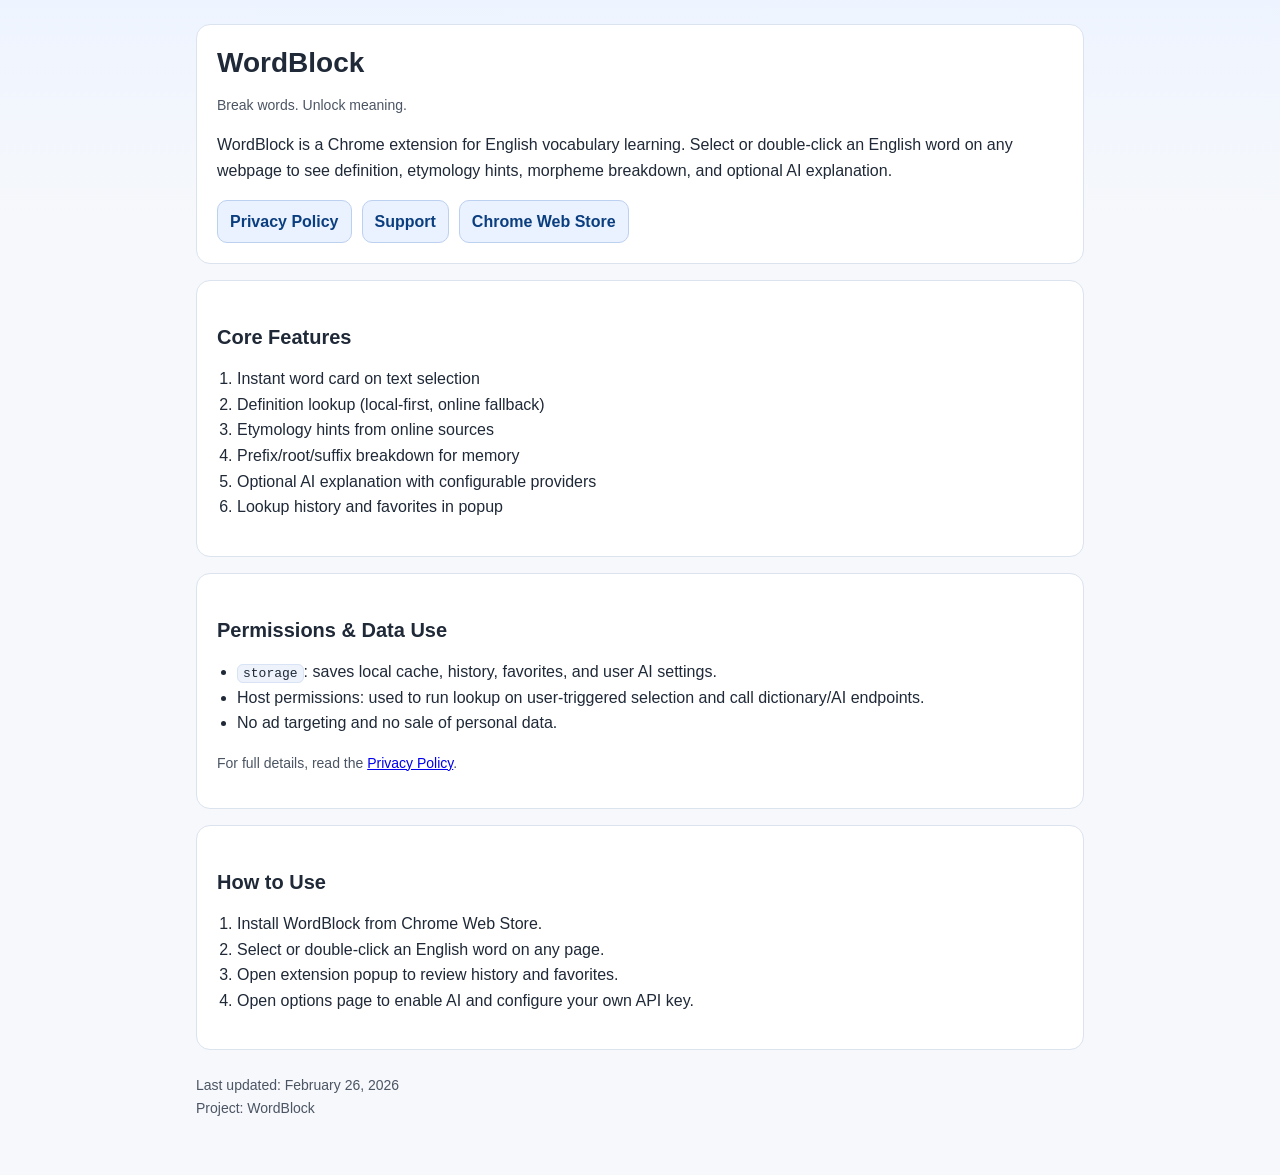
<file: docs/index.html>
<!doctype html>
<html lang="en">
  <head>
    <meta charset="UTF-8" />
    <meta name="viewport" content="width=device-width, initial-scale=1.0" />
    <title>WordBlock - Break words. Unlock meaning.</title>
    <meta
      name="description"
      content="WordBlock is a Chrome extension for English word lookup on selection, with etymology, morpheme breakdown, and optional AI explanation."
    />
    <link rel="stylesheet" href="styles.css" />
  </head>
  <body>
    <main class="container">
      <header>
        <h1>WordBlock</h1>
        <p class="muted">Break words. Unlock meaning.</p>
        <p>
          WordBlock is a Chrome extension for English vocabulary learning. Select or double-click an English
          word on any webpage to see definition, etymology hints, morpheme breakdown, and optional AI explanation.
        </p>
        <nav>
          <a href="privacy.html">Privacy Policy</a>
          <a href="support.html">Support</a>
          <a href="https://chrome.google.com/webstore" rel="noreferrer">Chrome Web Store</a>
        </nav>
      </header>

      <section class="section">
        <h2>Core Features</h2>
        <ol>
          <li>Instant word card on text selection</li>
          <li>Definition lookup (local-first, online fallback)</li>
          <li>Etymology hints from online sources</li>
          <li>Prefix/root/suffix breakdown for memory</li>
          <li>Optional AI explanation with configurable providers</li>
          <li>Lookup history and favorites in popup</li>
        </ol>
      </section>

      <section class="section">
        <h2>Permissions & Data Use</h2>
        <ul>
          <li><code>storage</code>: saves local cache, history, favorites, and user AI settings.</li>
          <li>Host permissions: used to run lookup on user-triggered selection and call dictionary/AI endpoints.</li>
          <li>No ad targeting and no sale of personal data.</li>
        </ul>
        <p class="small">For full details, read the <a href="privacy.html">Privacy Policy</a>.</p>
      </section>

      <section class="section">
        <h2>How to Use</h2>
        <ol>
          <li>Install WordBlock from Chrome Web Store.</li>
          <li>Select or double-click an English word on any page.</li>
          <li>Open extension popup to review history and favorites.</li>
          <li>Open options page to enable AI and configure your own API key.</li>
        </ol>
      </section>

      <footer>
        <div>Last updated: February 26, 2026</div>
        <div>Project: WordBlock</div>
      </footer>
    </main>
  </body>
</html>
</file>
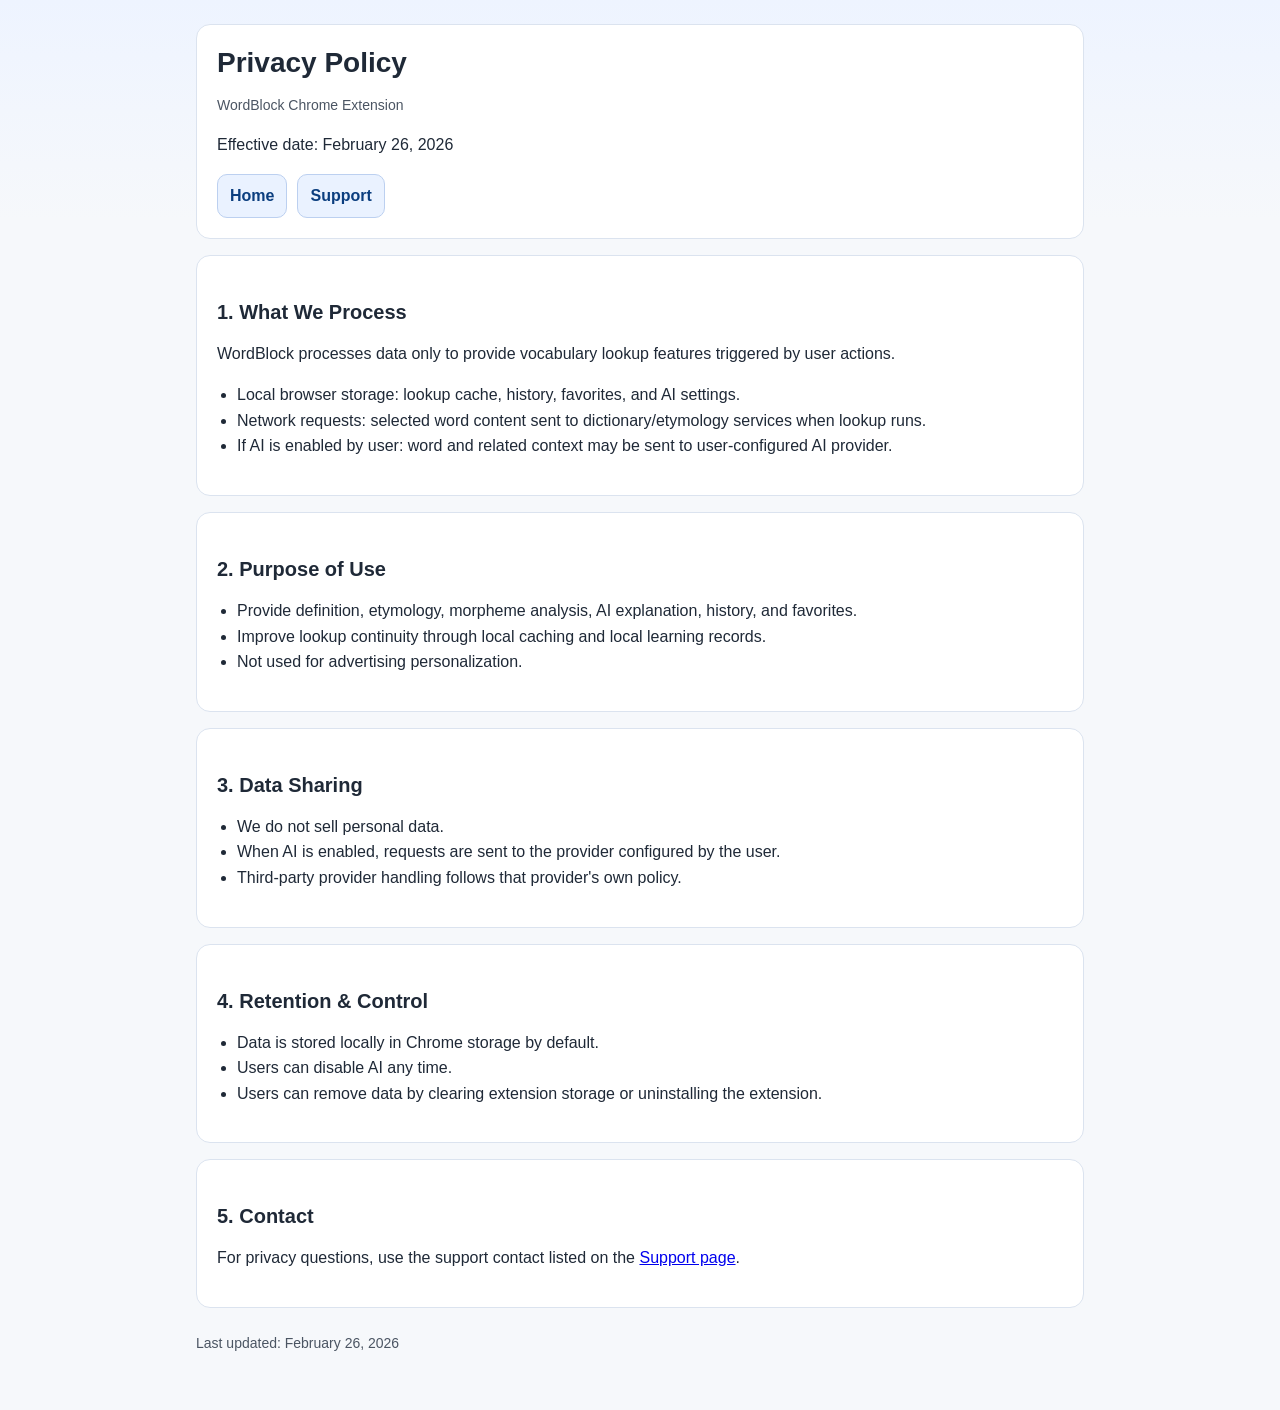
<file: docs/privacy.html>
<!doctype html>
<html lang="en">
  <head>
    <meta charset="UTF-8" />
    <meta name="viewport" content="width=device-width, initial-scale=1.0" />
    <title>WordBlock Privacy Policy</title>
    <link rel="stylesheet" href="styles.css" />
  </head>
  <body>
    <main class="container">
      <header>
        <h1>Privacy Policy</h1>
        <p class="muted">WordBlock Chrome Extension</p>
        <p>Effective date: February 26, 2026</p>
        <nav>
          <a href="index.html">Home</a>
          <a href="support.html">Support</a>
        </nav>
      </header>

      <section class="section">
        <h2>1. What We Process</h2>
        <p>WordBlock processes data only to provide vocabulary lookup features triggered by user actions.</p>
        <ul>
          <li>Local browser storage: lookup cache, history, favorites, and AI settings.</li>
          <li>Network requests: selected word content sent to dictionary/etymology services when lookup runs.</li>
          <li>If AI is enabled by user: word and related context may be sent to user-configured AI provider.</li>
        </ul>
      </section>

      <section class="section">
        <h2>2. Purpose of Use</h2>
        <ul>
          <li>Provide definition, etymology, morpheme analysis, AI explanation, history, and favorites.</li>
          <li>Improve lookup continuity through local caching and local learning records.</li>
          <li>Not used for advertising personalization.</li>
        </ul>
      </section>

      <section class="section">
        <h2>3. Data Sharing</h2>
        <ul>
          <li>We do not sell personal data.</li>
          <li>When AI is enabled, requests are sent to the provider configured by the user.</li>
          <li>Third-party provider handling follows that provider's own policy.</li>
        </ul>
      </section>

      <section class="section">
        <h2>4. Retention & Control</h2>
        <ul>
          <li>Data is stored locally in Chrome storage by default.</li>
          <li>Users can disable AI any time.</li>
          <li>Users can remove data by clearing extension storage or uninstalling the extension.</li>
        </ul>
      </section>

      <section class="section">
        <h2>5. Contact</h2>
        <p>
          For privacy questions, use the support contact listed on the
          <a href="support.html">Support page</a>.
        </p>
      </section>

      <footer>
        <div>Last updated: February 26, 2026</div>
      </footer>
    </main>
  </body>
</html>
</file>
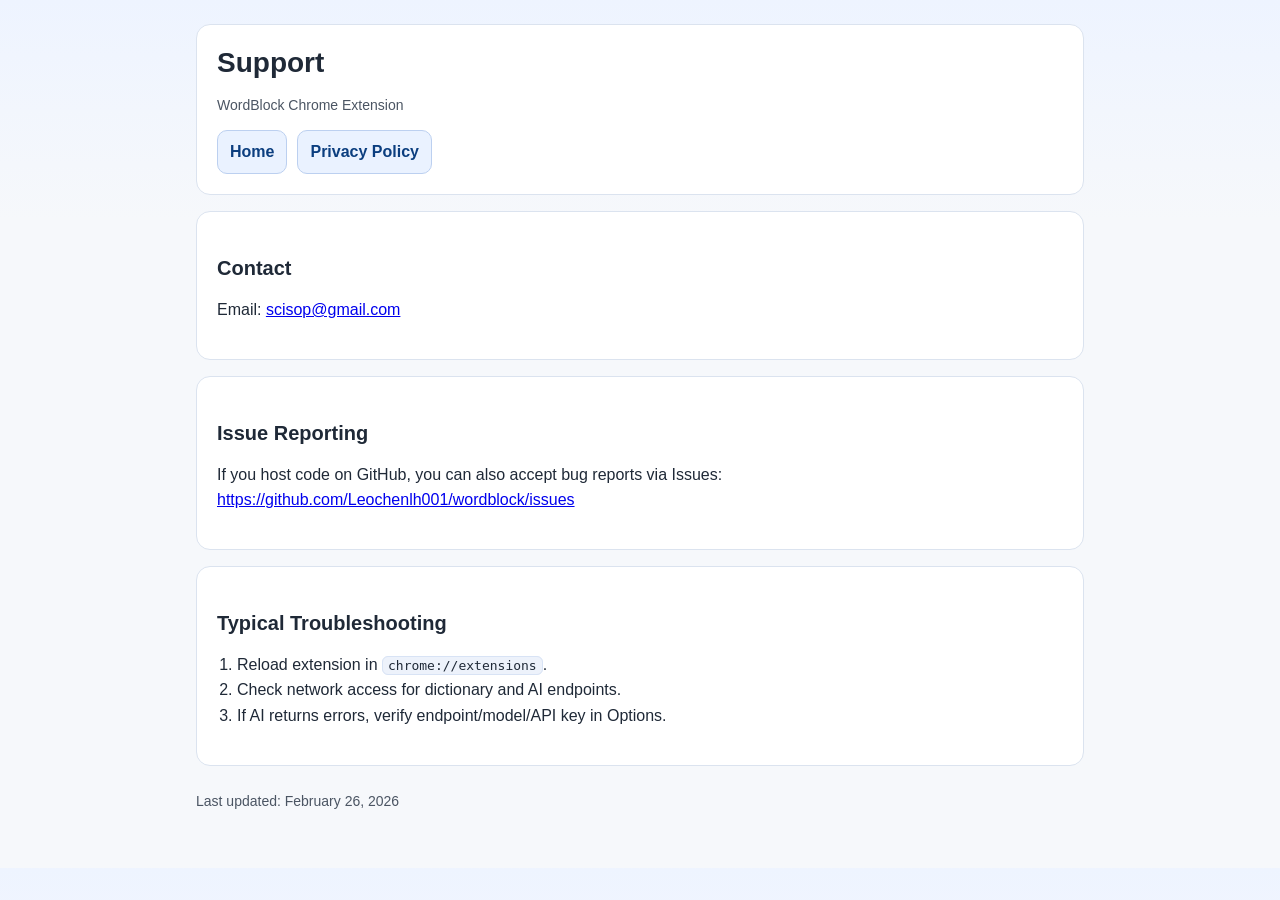
<file: docs/support.html>
<!doctype html>
<html lang="en">
  <head>
    <meta charset="UTF-8" />
    <meta name="viewport" content="width=device-width, initial-scale=1.0" />
    <title>WordBlock Support</title>
    <link rel="stylesheet" href="styles.css" />
  </head>
  <body>
    <main class="container">
      <header>
        <h1>Support</h1>
        <p class="muted">WordBlock Chrome Extension</p>
        <nav>
          <a href="index.html">Home</a>
          <a href="privacy.html">Privacy Policy</a>
        </nav>
      </header>

      <section class="section">
        <h2>Contact</h2>
        <p>
          Email: <a href="mailto:your-email@example.com">scisop@gmail.com</a>
        </p>
        
      </section>

      <section class="section">
        <h2>Issue Reporting</h2>
        <p>
          If you host code on GitHub, you can also accept bug reports via Issues:
          <br />
          <a href="https://github.com/yourname/wordblock/issues">https://github.com/Leochenlh001/wordblock/issues</a>
        </p>
      </section>

      <section class="section">
        <h2>Typical Troubleshooting</h2>
        <ol>
          <li>Reload extension in <code>chrome://extensions</code>.</li>
          <li>Check network access for dictionary and AI endpoints.</li>
          <li>If AI returns errors, verify endpoint/model/API key in Options.</li>
        </ol>
      </section>

      <footer>
        <div>Last updated: February 26, 2026</div>
      </footer>
    </main>
  </body>
</html>
</file>
<file: docs/styles.css>
:root {
  --bg: #f6f8fb;
  --surface: #ffffff;
  --text: #1f2937;
  --muted: #4b5563;
  --line: #dbe3ef;
  --brand: #0f5bb8;
  --brand-soft: #eaf2ff;
}

* {
  box-sizing: border-box;
}

html,
body {
  margin: 0;
  padding: 0;
  background: linear-gradient(180deg, #eef4ff 0%, var(--bg) 220px, var(--bg) 100%);
  color: var(--text);
  font-family: "Segoe UI", "Avenir Next", -apple-system, BlinkMacSystemFont, sans-serif;
  line-height: 1.6;
}

.container {
  max-width: 920px;
  margin: 0 auto;
  padding: 24px 16px 56px;
}

header {
  background: var(--surface);
  border: 1px solid var(--line);
  border-radius: 14px;
  padding: 20px;
}

h1,
h2,
h3 {
  margin: 0 0 12px;
  line-height: 1.25;
}

h1 {
  font-size: 28px;
}

h2 {
  margin-top: 24px;
  font-size: 20px;
}

p,
li {
  color: var(--text);
}

.small,
.muted {
  color: var(--muted);
  font-size: 14px;
}

nav {
  margin-top: 12px;
  display: flex;
  flex-wrap: wrap;
  gap: 10px;
}

nav a,
.btn {
  display: inline-block;
  text-decoration: none;
  border: 1px solid #bcd0f0;
  background: var(--brand-soft);
  color: #0b3e7f;
  border-radius: 10px;
  padding: 8px 12px;
  font-weight: 600;
}

.section {
  margin-top: 16px;
  background: var(--surface);
  border: 1px solid var(--line);
  border-radius: 14px;
  padding: 20px;
}

ul,
ol {
  padding-left: 20px;
}

code {
  background: #edf2fb;
  border: 1px solid #d8e3f5;
  border-radius: 6px;
  padding: 1px 5px;
}

footer {
  margin-top: 24px;
  font-size: 14px;
  color: var(--muted);
}

@media (max-width: 640px) {
  h1 {
    font-size: 24px;
  }

  .section,
  header {
    padding: 16px;
  }
}
</file>
